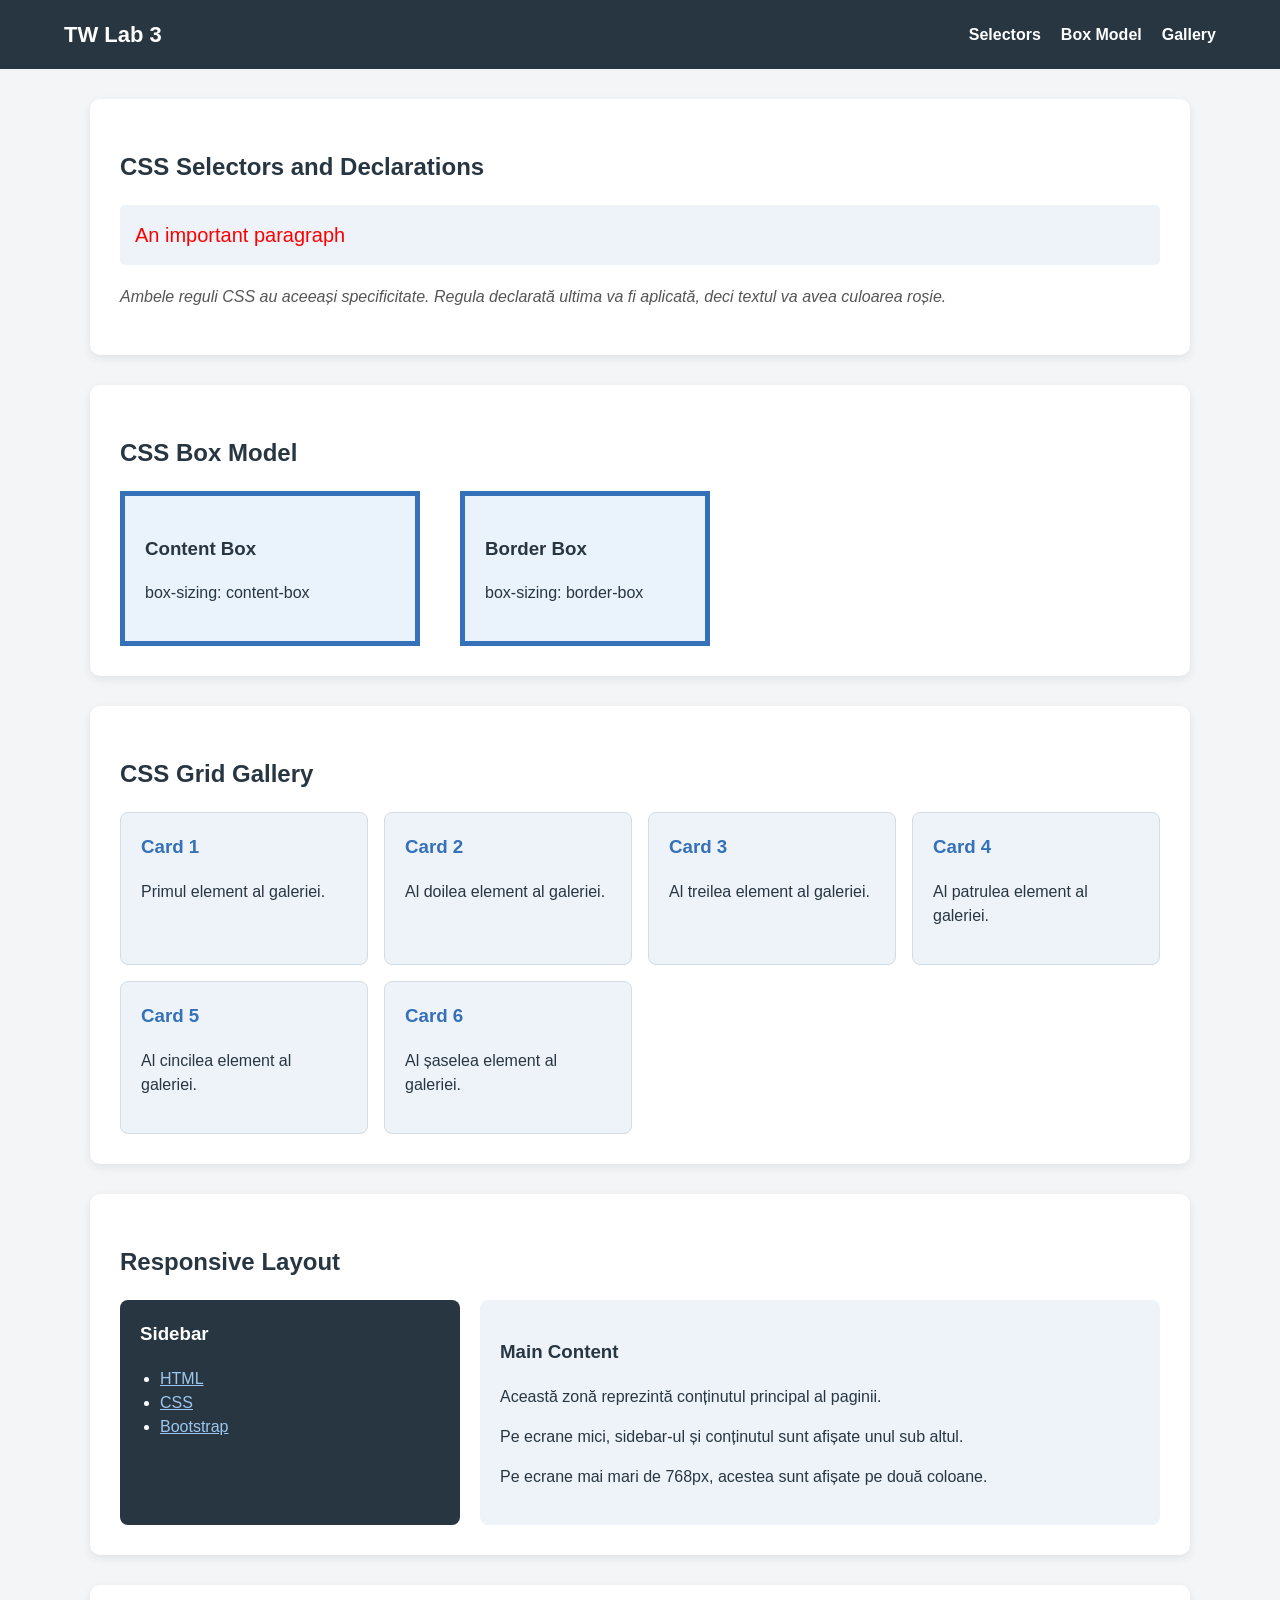
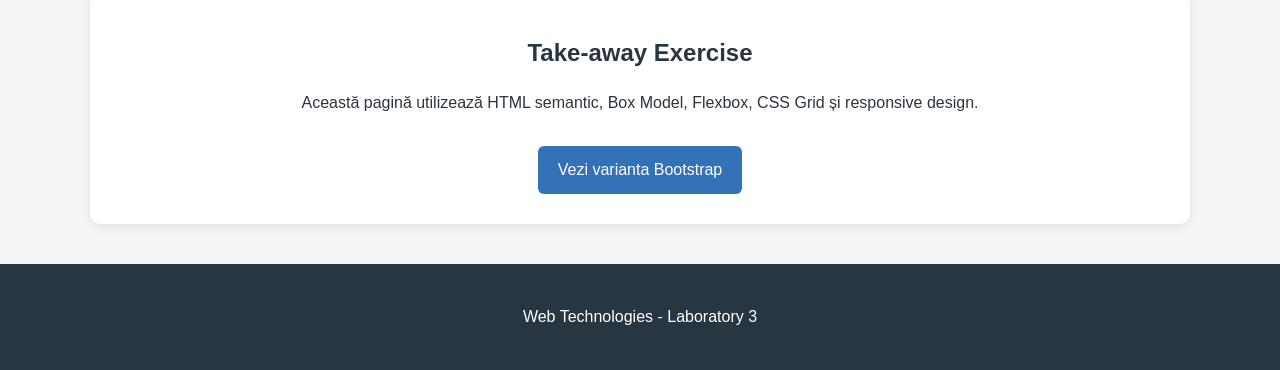
<file: project-lab/lab3/index.html>
<!DOCTYPE html>
<html lang="ro">
<head>
    <meta charset="UTF-8">
    <meta name="viewport" content="width=device-width, initial-scale=1.0">
    <title>Laborator 3 - CSS</title>
    <link rel="stylesheet" href="css/style.css">
</head>
<body>
    <!-- FLEXBOX NAVIGATION -->
    <nav class="navbar">
        <div class="brand">
            TW Lab 3
        </div>
        <div class="nav-links">
            <a href="#selectors">Selectors</a>
            <a href="#box-model">Box Model</a>
            <a href="#gallery">Gallery</a>
        </div>
    </nav>
    <main>
        <!-- STEP 1 -->
        <section id="selectors">
            <h1>CSS Selectors and Declarations</h1>
            <p class="important">
                An important paragraph
            </p>
            <p class="explanation">
                Ambele reguli CSS au aceeași specificitate.
                Regula declarată ultima va fi aplicată,
                deci textul va avea culoarea roșie.
            </p>
        </section>
        <!-- STEP 2 -->
        <section id="box-model">
            <h2>CSS Box Model</h2>
            <div class="box-model-container">
                <div class="card-a">
                    <h3>Content Box</h3>
                    <p>
                        box-sizing: content-box
                    </p>
                </div>
                <div class="card-b">
                    <h3>Border Box</h3>
                    <p>
                        box-sizing: border-box
                    </p>
                </div>
            </div>
        </section>
        <!-- STEP 4 -->
        <section id="gallery">
            <h2>CSS Grid Gallery</h2>
            <div class="gallery">
                <article class="gallery-card">
                    <h3>Card 1</h3>
                    <p>Primul element al galeriei.</p>
                </article>
                <article class="gallery-card">
                    <h3>Card 2</h3>
                    <p>Al doilea element al galeriei.</p>
                </article>
                <article class="gallery-card">
                    <h3>Card 3</h3>
                    <p>Al treilea element al galeriei.</p>
                </article>
                <article class="gallery-card">
                    <h3>Card 4</h3>
                    <p>Al patrulea element al galeriei.</p>
                </article>
                <article class="gallery-card">
                    <h3>Card 5</h3>
                    <p>Al cincilea element al galeriei.</p>
                </article>
                <article class="gallery-card">
                    <h3>Card 6</h3>
                    <p>Al șaselea element al galeriei.</p>
                </article>
            </div>
        </section>
        <!-- STEP 5 -->
        <section>
            <h2>Responsive Layout</h2>
            <div class="layout">
                <aside class="sidebar">
                    <h3>Sidebar</h3>
                    <ul>
                        <li>
                            <a href="#">HTML</a>
                        </li>
                        <li>
                            <a href="#">CSS</a>
                        </li>
                        <li>
                            <a href="#">Bootstrap</a>
                        </li>
                    </ul>
                </aside>
                <div class="content">
                    <h3>Main Content</h3>
                    <p>
                        Această zonă reprezintă conținutul principal
                        al paginii.
                    </p>
                    <p>
                        Pe ecrane mici, sidebar-ul și conținutul sunt
                        afișate unul sub altul.
                    </p>
                    <p>
                        Pe ecrane mai mari de 768px, acestea sunt
                        afișate pe două coloane.
                    </p>
                </div>
            </div>
        </section>
        <!-- STEP 7 OPTIONAL -->
        <section class="intro">
            <h2>Take-away Exercise</h2>
            <p>
                Această pagină utilizează HTML semantic,
                Box Model, Flexbox, CSS Grid și responsive design.
            </p>
            <a class="bootstrap-link"
               href="bootstrap-gallery.html">
                Vezi varianta Bootstrap
            </a>
        </section>
    </main>
    <footer>
        <p>
            Web Technologies - Laboratory 3
        </p>
    </footer>
</body>
</html>
</file>
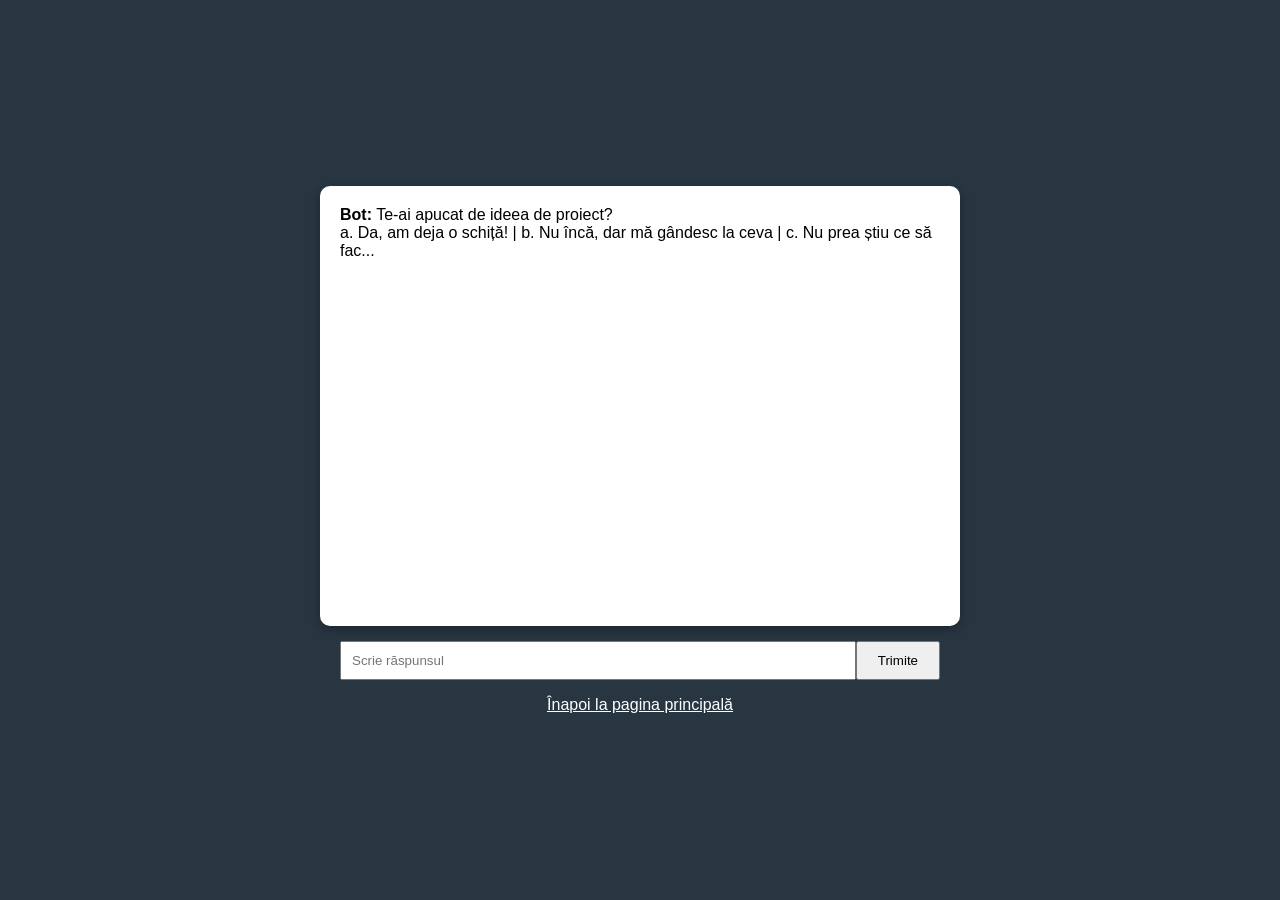
<file: project-lab/HTML/chatbot.html>
<!DOCTYPE html>
<html lang="en">
<head>
    <meta charset="UTF-8">
    <meta name="viewport" content="width=device-width, initial-scale=1.0">
    <title>Chatbot</title>
    <link rel="stylesheet" href="../CSS/chatbot_style.css">
</head>
<body>
    <div class="chat-container" id="chat-container"></div>
    <form id="chat-form">
        <input type="text" id="user-input" placeholder="Scrie răspunsul">
        <button type="submit">Trimite</button>
    </form>
    <a href="home.html" class="home-link">Înapoi la pagina principală</a>
    <script src="../JS/chatbot.js"></script>
</body>
</html>
</file>
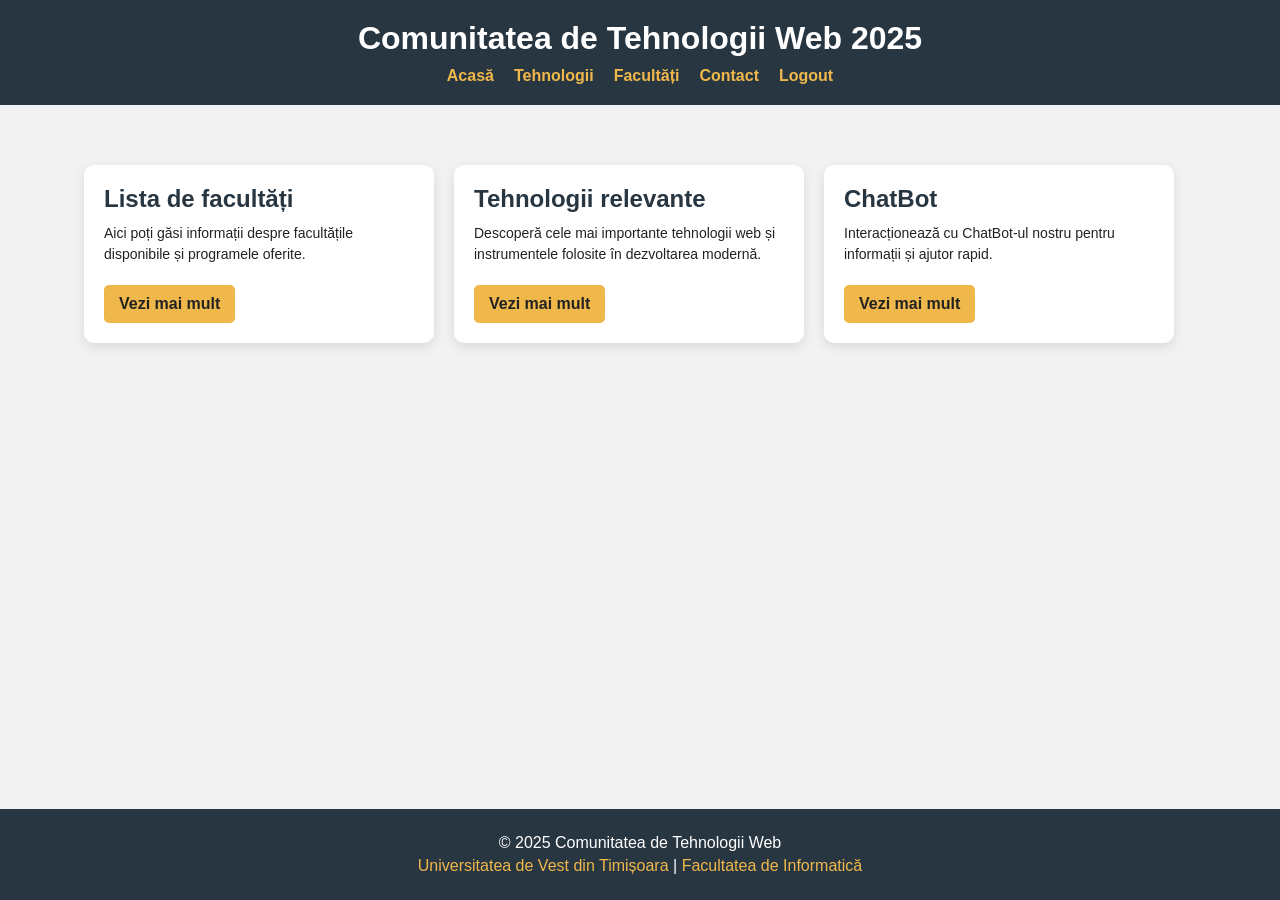
<file: project-lab/HTML/home.html>
<!DOCTYPE html>
<html lang="ro">
<head>
    <meta charset="UTF-8">
    <meta name="viewport"
          content="width=device-width, initial-scale=1.0">
    <title>Home</title>
    <link rel="stylesheet"
          href="../CSS/home_style.css">
</head>
<body>
    <header>
        <div class="container">
            <h1>
                Comunitatea de Tehnologii Web 2025
            </h1>
            <nav>
                <a href="home.html">
                    Acasă
                </a>
                <a href="#">
                    Tehnologii
                </a>
                <a href="#">
                    Facultăți
                </a>
                <a href="#">
                    Contact
                </a>
                <a href="login.html">
                    Logout
                </a>
            </nav>
        </div>
    </header>
    <main class="container">
        <section class="columns">
            <div class="column">
                <h2>
                    Lista de facultăți
                </h2>
                <p>
                    Aici poți găsi informații despre facultățile
                    disponibile și programele oferite.
                </p>
                <a href="#"
                   class="btn">
                    Vezi mai mult
                </a>
            </div>
            <div class="column">
                <h2>
                    Tehnologii relevante
                </h2>
                <p>
                    Descoperă cele mai importante tehnologii web
                    și instrumentele folosite în dezvoltarea modernă.
                </p>
                <a href="#"
                   class="btn">
                    Vezi mai mult
                </a>
            </div>
            <div class="column">
                <h2>
                    ChatBot
                </h2>
                <p>
                    Interacționează cu ChatBot-ul nostru pentru
                    informații și ajutor rapid.
                </p>
                <a href="chatbot.html"
                   class="btn">
                    Vezi mai mult
                </a>
            </div>
        </section>
    </main>
    <footer>
        <div class="container">
            <p>
                &copy; 2025 Comunitatea de Tehnologii Web
            </p>
            <p>
                <a href="#">
                    Universitatea de Vest din Timișoara
                </a>
                |
                <a href="#">
                    Facultatea de Informatică
                </a>
            </p>
        </div>
    </footer>
</body>
</html>
</file>
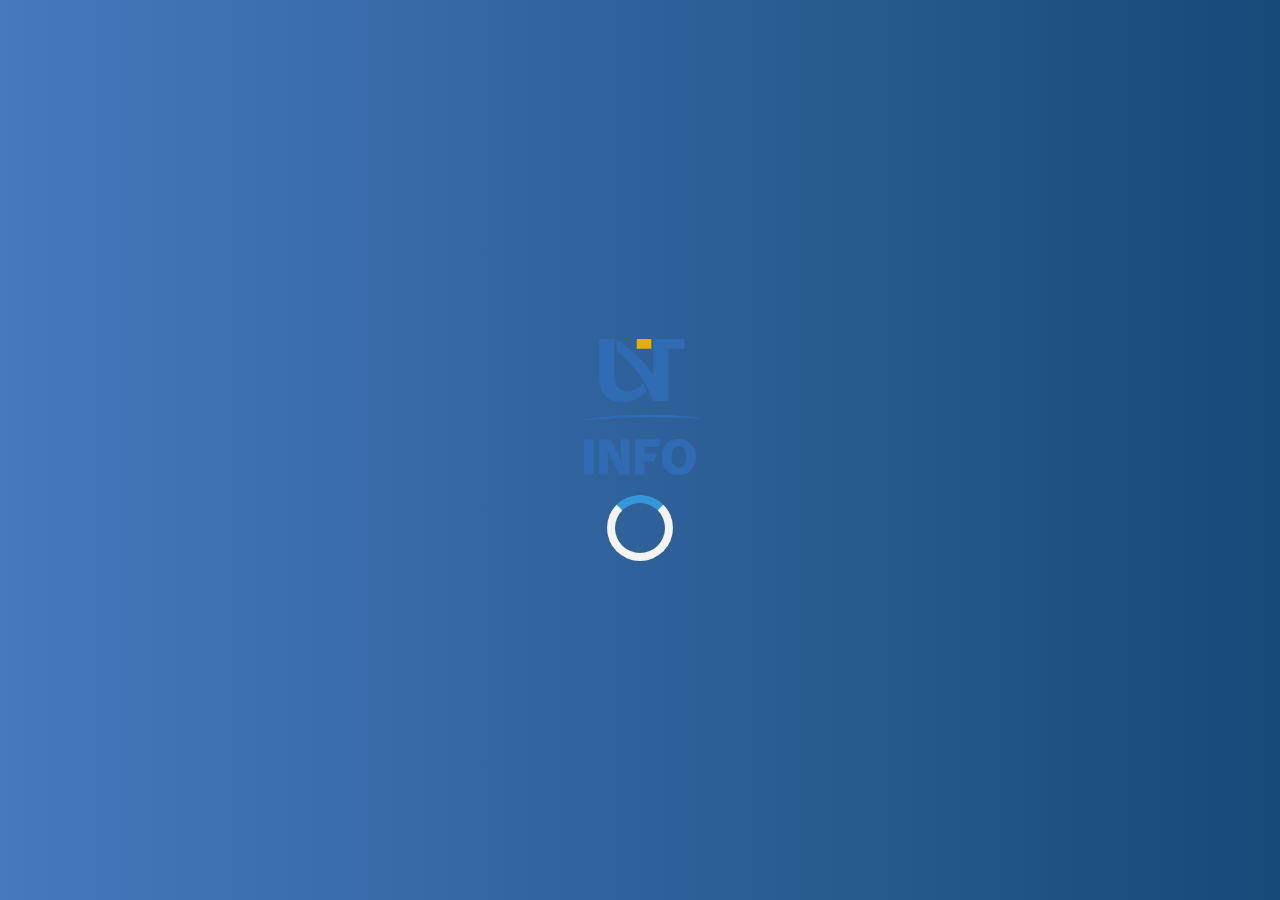
<file: project-lab/HTML/loading.html>
<!DOCTYPE html>
<html lang="en">
<head>
    <meta charset="UTF-8">
    <meta name="viewport" content="width=device-width, initial-scale=1.0">
    <title>Loading</title>
    <meta http-equiv="refresh" content="2;url=login.html">
    <link rel="stylesheet" href="../CSS/style.css">
    <link rel="stylesheet" href="../CSS/loading_style.css">
</head>
<body class="loading-page">
    <div class="loading-container">
        <img src="../MEDIA/logo.png" alt="Logo" class="logo">
        <div class="loader"></div>
    </div>
</body>
</html>
</file>
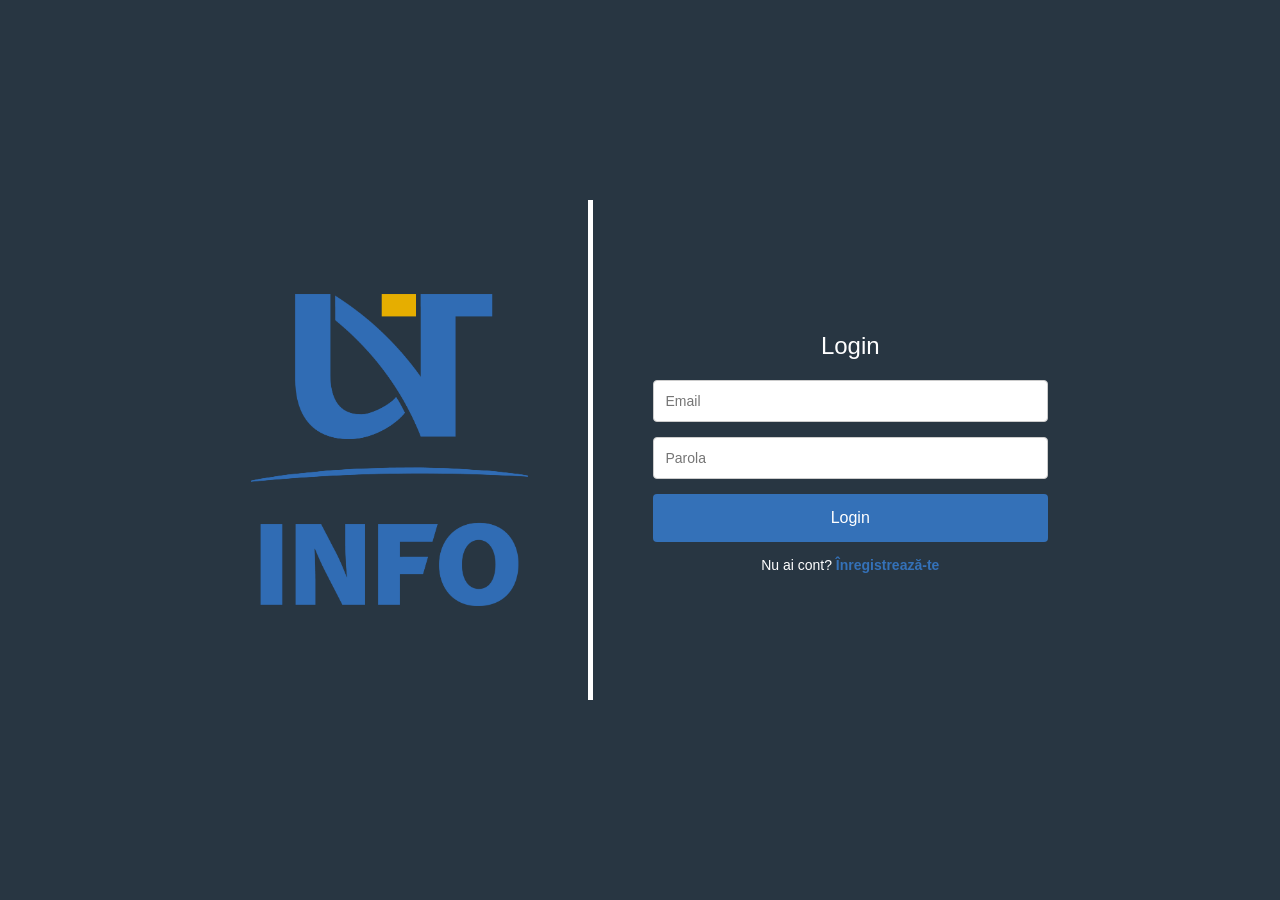
<file: project-lab/HTML/login.html>
<!DOCTYPE html>
<html lang="en">
<head>
    <meta charset="UTF-8">
    <meta name="viewport" content="width=device-width, initial-scale=1.0">
    <title>Login Page</title>
    <link rel="stylesheet" href="../CSS/style.css">
    <link rel="stylesheet" href="../CSS/login_style.css">
</head>
<body class="login-page">
    <div class="login-container">
        <div class="login-image">
            <img src="../MEDIA/logo.png" alt="Imagine login">
        </div>
        <div class="separator"></div>
        <form class="login-form" id="loginForm">
            <h2>Login</h2>
            <input
                type="email"
                id="email"
                placeholder="Email">
            <input
                type="password"
                id="password"
                placeholder="Parola">
            <button type="submit">
                Login
            </button>
            <p class="register-text">
                Nu ai cont?
                <a href="register.html">
                    Înregistrează-te
                </a>
            </p>
        </form>      
    </div>
    <script src="../JS/login.js"></script>
</body>
</html>
</file>
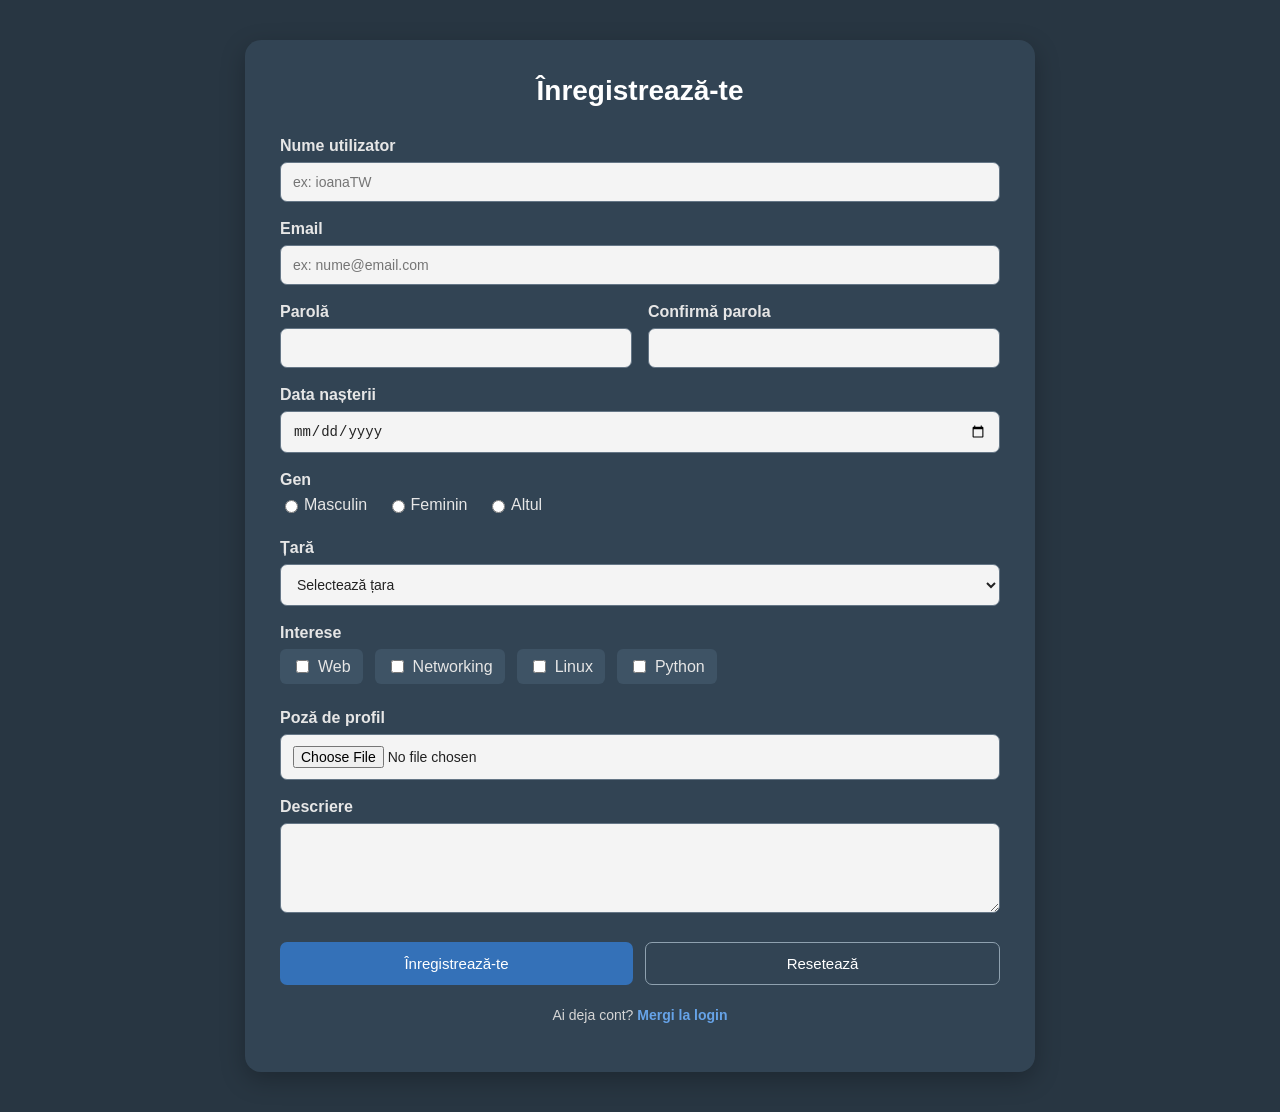
<file: project-lab/HTML/register.html>
<!DOCTYPE html>
<html lang="ro">
<head>
    <meta charset="UTF-8">
    <meta name="viewport"
          content="width=device-width, initial-scale=1.0">
    <title>Înregistrare</title>
    <link rel="stylesheet"
          href="../CSS/register_style.css">
</head>
<body>
    <main class="page">
        <section class="card">
            <h1>Înregistrează-te</h1>
            <form class="register-form"
                  action="#"
                  method="post"
                  enctype="multipart/form-data">
                <div class="row">
                    <label for="username">
                        Nume utilizator
                    </label>
                    <input
                        type="text"
                        id="username"
                        name="username"
                        placeholder="ex: ioanaTW"
                        required>
                </div>
                <div class="row">
                    <label for="email">
                        Email
                    </label>
                    <input
                        type="email"
                        id="email"
                        name="email"
                        placeholder="ex: nume@email.com"
                        required>
                </div>
                <div class="row two-col">
                    <div>
                        <label for="password">
                            Parolă
                        </label>
                        <input
                            type="password"
                            id="password"
                            name="password"
                            required>
                    </div>
                    <div>
                        <label for="confirm_password">
                            Confirmă parola
                        </label>
                        <input
                            type="password"
                            id="confirm_password"
                            name="confirm_password"
                            required>
                    </div>
                </div>
                <div class="row">
                    <label for="birthdate">
                        Data nașterii
                    </label>
                    <input
                        type="date"
                        id="birthdate"
                        name="birthdate">
                </div>
                <div class="row">
                    <label>Gen</label>
                    <label>
                        <input
                            type="radio"
                            name="gender"
                            value="male">
                        Masculin
                    </label>
                    <label>
                        <input
                            type="radio"
                            name="gender"
                            value="female">
                        Feminin
                    </label>
                    <label>
                        <input
                            type="radio"
                            name="gender"
                            value="other">
                        Altul
                    </label>
                </div>
                <div class="row">
                    <label for="country">
                        Țară
                    </label>
                    <select
                        id="country"
                        name="country">
                        <option value="">
                            Selectează țara
                        </option>
                        <option value="romania">
                            România
                        </option>
                        <option value="germany">
                            Germania
                        </option>
                        <option value="france">
                            Franța
                        </option>
                        <option value="italy">
                            Italia
                        </option>
                    </select>
                </div>
                <div class="row">
                    <label>Interese</label>
                    <div class="checkbox-grid">
                        <label>
                            <input
                                type="checkbox"
                                name="interests"
                                value="web">
                            Web
                        </label>
                        <label>
                            <input
                                type="checkbox"
                                name="interests"
                                value="networking">
                            Networking
                        </label>
                        <label>
                            <input
                                type="checkbox"
                                name="interests"
                                value="linux">
                            Linux
                        </label>
                        <label>
                            <input
                                type="checkbox"
                                name="interests"
                                value="python">
                            Python
                        </label>
                    </div>
                </div>
                <div class="row">
                    <label for="profile_picture">
                        Poză de profil
                    </label>
                    <input
                        type="file"
                        id="profile_picture"
                        name="profile_picture">
                </div>
                <div class="row">
                    <label for="description">
                        Descriere
                    </label>
                    <textarea
                        id="description"
                        name="description"
                        rows="4"
                        placeholder="Spune câteva lucruri despre tine">
                    </textarea>
                </div>
                <div class="actions">
                    <button
                        type="submit"
                        class="btn primary">
                        Înregistrează-te
                    </button>
                    <button
                        type="reset"
                        class="btn ghost">
                        Resetează
                    </button>
                </div>
                <p class="login-link">
                    Ai deja cont?
                    <a href="login.html">
                        Mergi la login
                    </a>
                </p>
            </form>
        </section>
    </main>
</body>
</html>
</file>
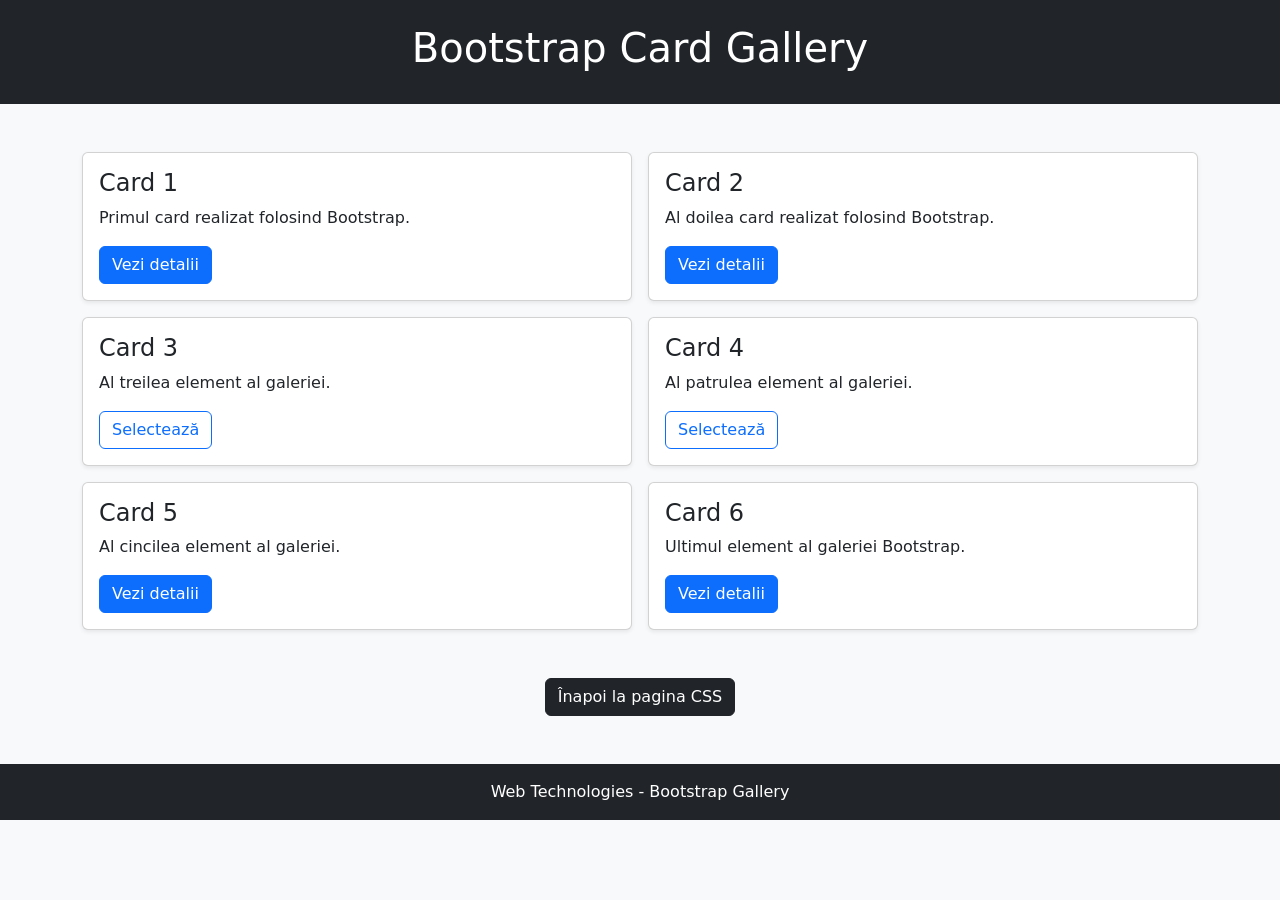
<file: project-lab/lab3/bootstrap-gallery.html>
<!DOCTYPE html>
<html lang="ro">
<head>
    <meta charset="UTF-8">
    <meta name="viewport"
          content="width=device-width, initial-scale=1.0">
    <title>Bootstrap Gallery</title>
    <link
        href="https://cdn.jsdelivr.net/npm/bootstrap@5.3.8/dist/css/bootstrap.min.css"
        rel="stylesheet">
</head>
<body class="bg-light">
    <header class="bg-dark text-white py-4">
        <div class="container">
            <h1 class="text-center">
                Bootstrap Card Gallery
            </h1>
        </div>
    </header>
    <main class="container my-5">
        <div class="row g-3">
            <div class="col-12 col-md-6">
                <div class="card h-100 shadow-sm">
                    <div class="card-body">
                        <h2 class="card-title h4">
                            Card 1
                        </h2>
                        <p class="card-text">
                            Primul card realizat folosind Bootstrap.
                        </p>
                        <a href="#"
                           class="btn btn-primary"
                           aria-label="Vezi detalii despre Card 1">
                            Vezi detalii
                        </a>
                    </div>
                </div>
            </div>
            <div class="col-12 col-md-6">
                <div class="card h-100 shadow-sm">
                    <div class="card-body">
                        <h2 class="card-title h4">
                            Card 2
                        </h2>
                        <p class="card-text">
                            Al doilea card realizat folosind Bootstrap.
                        </p>
                        <a href="#"
                           class="btn btn-primary"
                           aria-label="Vezi detalii despre Card 2">
                            Vezi detalii
                        </a>
                    </div>
                </div>
            </div>
            <div class="col-12 col-md-6">
                <div class="card h-100 shadow-sm">
                    <div class="card-body">
                        <h2 class="card-title h4">
                            Card 3
                        </h2>
                        <p class="card-text">
                            Al treilea element al galeriei.
                        </p>
                        <button
                            type="button"
                            class="btn btn-outline-primary"
                            aria-label="Selectează Card 3">
                            Selectează
                        </button>
                    </div>
                </div>
            </div>
            <div class="col-12 col-md-6">
                <div class="card h-100 shadow-sm">
                    <div class="card-body">
                        <h2 class="card-title h4">
                            Card 4
                        </h2>
                        <p class="card-text">
                            Al patrulea element al galeriei.
                        </p>
                        <button
                            type="button"
                            class="btn btn-outline-primary"
                            aria-label="Selectează Card 4">
                            Selectează
                        </button>
                    </div>
                </div>
            </div>
            <div class="col-12 col-md-6">
                <div class="card h-100 shadow-sm">
                    <div class="card-body">
                        <h2 class="card-title h4">
                            Card 5
                        </h2>
                        <p class="card-text">
                            Al cincilea element al galeriei.
                        </p>
                        <a href="#"
                           class="btn btn-primary">
                            Vezi detalii
                        </a>
                    </div>
                </div>
            </div>
            <div class="col-12 col-md-6">
                <div class="card h-100 shadow-sm">
                    <div class="card-body">
                        <h2 class="card-title h4">
                            Card 6
                        </h2>
                        <p class="card-text">
                            Ultimul element al galeriei Bootstrap.
                        </p>
                        <a href="#"
                           class="btn btn-primary">
                            Vezi detalii
                        </a>
                    </div>
                </div>
            </div>
        </div>
        <div class="text-center mt-5">
            <a href="index.html"
               class="btn btn-dark">
                Înapoi la pagina CSS
            </a>
        </div>
    </main>
    <footer class="bg-dark text-white text-center py-3">
        Web Technologies - Bootstrap Gallery
    </footer>
</body>
</html>
</file>
<file: project-lab/lab3/css/style.css>
/* GENERAL */
* {
    box-sizing: border-box;
}
html {
    scroll-behavior: smooth;
}
body {
    margin: 0;
    font-family: Arial, sans-serif;
    background-color: #f3f5f7;
    color: #283642;
    line-height: 1.5;
}
main {
    width: 90%;
    max-width: 1100px;
    margin: 0 auto;
}
section {
    background-color: white;
    margin: 30px 0;
    padding: 30px;
    border-radius: 10px;
    box-shadow: 0 3px 10px rgba(0, 0, 0, 0.08);
}
h1,
h2 {
    color: #283642;
}
/* STEP 1 - CSS SELECTORS */
.important {
    color: blue;
    font-size: 20px;
    padding: 15px;
    background-color: #edf3f8;
    border-radius: 5px;
}
/*
    Această regulă apare după cea de mai sus.
    Specificitatea este aceeași, deci această
    declarație pentru color câștigă.
*/
.important {
    color: red;
}
.explanation {
    color: #555;
    font-style: italic;
}
/* STEP 2 - BOX MODEL */
.box-model-container {
    display: flex;
    flex-wrap: wrap;
    gap: 40px;
    margin-top: 20px;
}
.card-a,
.card-b {
    width: 250px;
    padding: 20px;
    border: 5px solid #3471B8;
    background-color: #eaf2fb;
}
.card-a {
    box-sizing: content-box;
}
.card-b {
    box-sizing: border-box;
}
/* STEP 3 - FLEXBOX NAVIGATION */
.navbar {
    display: flex;
    justify-content: space-between;
    align-items: center;
    gap: 1rem;
    padding: 18px 5%;
    background-color: #283642;
    color: white;
}
.brand {
    font-size: 22px;
    font-weight: bold;
}
.nav-links {
    display: flex;
    gap: 20px;
}
.nav-links a {
    color: white;
    text-decoration: none;
    font-weight: bold;
}
.nav-links a:hover {
    color: #66a3e8;
}
/* STEP 4 - CSS GRID */
.gallery {
    display: grid;
    grid-template-columns:
        repeat(
            auto-fit,
            minmax(min(100%, 240px), 1fr)
        );
    gap: 1rem;
    margin-top: 20px;
}
.gallery-card {
    padding: 20px;
    background-color: #edf3f8;
    border-radius: 8px;
    border: 1px solid #d3dde6;
    min-height: 150px;
    transition: transform 0.2s;
}
.gallery-card:hover {
    transform: translateY(-4px);
}
.gallery-card h3 {
    margin-top: 0;
    color: #3471B8;
}
/* STEP 5 - RESPONSIVE SIDEBAR */
.layout {
    display: grid;
    grid-template-columns: 1fr;
    gap: 20px;
    margin-top: 20px;
}
.sidebar {
    padding: 20px;
    background-color: #283642;
    color: white;
    border-radius: 8px;
}
.sidebar h3 {
    margin-top: 0;
}
.sidebar ul {
    padding-left: 20px;
}
.sidebar a {
    color: #9cc7ef;
}
.content {
    padding: 20px;
    background-color: #edf3f8;
    border-radius: 8px;
}
/* OPTIONAL SECTION */
.intro {
    text-align: center;
}
.bootstrap-link {
    display: inline-block;
    margin-top: 15px;
    padding: 12px 20px;
    background-color: #3471B8;
    color: white;
    text-decoration: none;
    border-radius: 6px;
}
.bootstrap-link:hover {
    background-color: #285c98;
}
/* FOOTER */
footer {
    margin-top: 40px;
    padding: 25px;
    text-align: center;
    background-color: #283642;
    color: white;
}
/* RESPONSIVE */
@media (min-width: 768px) {
    .layout {
        grid-template-columns: 1fr 2fr;
    }
}
@media (max-width: 600px) {
    .navbar {
        flex-direction: column;
        align-items: flex-start;
    }
    .nav-links {
        flex-direction: column;
        width: 100%;
        gap: 10px;
    }
    section {
        padding: 20px;
    }
    .box-model-container {
        flex-direction: column;
    }
}
</file>
<file: project-lab/CSS/chatbot_style.css>
body {
    background-color: #283642;
    display: flex;
    justify-content: center;
    align-items: center;
    height: 100vh;
    margin: 0;
    flex-direction: column;
    font-family: Arial, sans-serif;
}
.chat-container {
    max-width: 600px;
    width: 80%;
    height: 400px;
    padding: 20px;
    background-color: white;
    border-radius: 10px;
    box-shadow: 0 4px 10px rgba(0, 0, 0, 0.3);
    margin-bottom: 15px;
    overflow-y: auto;
}
.message {
    margin-bottom: 15px;
}
#chat-form {
    display: flex;
    width: 80%;
    max-width: 600px;
}
#user-input {
    flex: 1;
    padding: 10px;
}
#chat-form button {
    padding: 10px 20px;
    cursor: pointer;
}

.home-link {
    margin-top: 16px;
    color: white;
}
</file>
<file: project-lab/CSS/home_style.css>
* {
    box-sizing: border-box;
    margin: 0;
    padding: 0;
}
html,
body {
    height: 100%;
}
body {
    display: flex;
    flex-direction: column;
    background-color: #f2f2f2;
    font-family: Arial, sans-serif;
    color: #222;
}
.container {
    width: 90%;
    max-width: 1200px;
    margin: 0 auto;
}
main {
    width: 1100px;
    margin: 0 auto;
    flex: 1;
    padding: 20px;
}
header {
    background-color: #283642;
    color: white;
    padding: 20px 0;
    text-align: center;
}
header h1 {
    margin-bottom: 10px;
}
header nav {
    display: flex;
    justify-content: center;
    gap: 20px;
}
header nav a {
    color: #f0b84b;
    text-decoration: none;
    font-weight: bold;
}
header nav a:hover {
    color: white;
}
.columns {
    display: flex;
    gap: 20px;
    margin: 40px 0;
    flex-wrap: wrap;
}
.column {
    background-color: #fff;
    padding: 20px;
    border-radius: 10px;
    width: 350px;
    box-shadow: 0 4px 12px rgba(0, 0, 0, 0.1);
}
.column h2 {
    margin-bottom: 10px;
    color: #283642;
}
.column p {
    margin-bottom: 20px;
    font-size: 14px;
    line-height: 1.5;
}
.btn {
    display: inline-block;
    padding: 10px 15px;
    border-radius: 5px;
    background-color: #f0b84b;
    color: #222;
    text-decoration: none;
    font-weight: bold;
}
.btn:hover {
    background-color: #d89e32;
}
footer {
    background-color: #283642;
    color: white;
    text-align: center;
    padding: 20px;
}
footer p {
    margin: 5px 0;
}
footer a {
    color: #f0b84b;
    text-decoration: none;
}
footer a:hover {
    color: white;
}
</file>
<file: project-lab/CSS/style.css>
body {
    margin: 0;
    padding: 0;
    display: flex;
    justify-content: center;
    align-items: center;
    height: 100vh;
    font-family: Arial, sans-serif;
}
</file>
<file: project-lab/CSS/loading_style.css>
.loading-page {
    background: linear-gradient(
        90deg,
        #4679bd,
        #174a77
    );
}
.loading-container {
    display: flex;
    flex-direction: column;
    align-items: center;
}
.logo {
    width: 120px;
    height: auto;
    margin-bottom: 20px;
}
.loader {
    border: 8px solid #f3f3f3;
    border-top: 8px solid #3498db;
    border-radius: 50%;
    width: 50px;
    height: 50px;
    animation: spin 2s linear infinite;
}
@keyframes spin {
    0% {
        transform: rotate(0deg);
    }
    100% {
        transform: rotate(360deg);
    }
}
</file>
<file: project-lab/CSS/login_style.css>
.login-page {
    background-color: #283642;
}
.login-container {
    display: flex;
    width: 70%;
    max-width: 1000px;
    height: 500px;
    min-height: 400px;
}
.login-image {
    flex: 1;
    display: flex;
    justify-content: center;
    align-items: center;
    overflow: hidden;
}
.login-image img {
    width: 70%;
    height: 70%;
    object-fit: contain;
}
.separator {
    width: 5px;
    background-color: white;
}
.login-form {
    flex: 1;
    display: flex;
    flex-direction: column;
    justify-content: center;
    margin-left: 20px;
    padding: 40px;
    color: white;
}
.login-form h2 {
    margin-bottom: 20px;
    text-align: center;
    font-weight: normal;
}
.login-form input {
    padding: 12px;
    margin-bottom: 15px;
    border: 1px solid #ccc;
    border-radius: 4px;
    font-size: 14px;
}
input:focus {
    outline: 1px solid blue;
}
input:hover {
    transform: scale(1.02);
    transition: all 0.1s ease-in-out;
}
.login-form button {
    padding: 15px;
    background-color: #3471B8;
    border: none;
    border-radius: 4px;
    color: white;
    font-size: 16px;
    cursor: pointer;
    transition: background 0.3s;
}
.login-form button:hover {
    background-color: #024A76;
}
.register-text {
    margin-top: 15px;
    text-align: center;
    font-size: 14px;
    color: white;
}
.register-text a {
    color: #3471B8;
    text-decoration: none;
    font-weight: bold;
    transition: color 0.3s;
}
.register-text a:hover {
    color: #024A76;
}
</file>
<file: project-lab/CSS/register_style.css>
html,
body {
    margin: 0;
    min-height: 100%;
    background-color: #283642;
    color: white;
    font-family: Arial, sans-serif;
}
body {
    min-height: 100vh;
}
.page {
    min-height: 100vh;
    display: flex;
    justify-content: center;
    align-items: center;
    padding: 40px 20px;
    box-sizing: border-box;
}
.card {
    width: 100%;
    max-width: 720px;
    background-color: #324454;
    padding: 35px;
    border-radius: 16px;
    box-shadow: 0 8px 25px rgba(0, 0, 0, 0.25);
}
h1 {
    text-align: center;
    margin-top: 0;
    margin-bottom: 30px;
    color: white;
    font-size: 28px;
}
.row {
    margin-bottom: 18px;
    text-align: left;
}
.row label {
    display: block;
    margin-bottom: 7px;
    font-weight: bold;
    color: #e6e6e6;
}
input,
select,
textarea {
    width: 100%;
    padding: 11px 12px;
    border-radius: 7px;
    border: 1px solid #657686;
    background-color: #f4f4f4;
    color: #222;
    font-size: 14px;
    box-sizing: border-box;
}
input:focus,
select:focus,
textarea:focus {
    outline: none;
    border-color: #3471B8;
    box-shadow: 0 0 0 2px rgba(52, 113, 184, 0.2);
}
.two-col {
    display: flex;
    gap: 16px;
}
.two-col > div {
    flex: 1;
}
.checkbox-grid {
    display: flex;
    flex-wrap: wrap;
    gap: 12px;
}
.checkbox-grid label {
    display: flex;
    align-items: center;
    gap: 6px;
    font-weight: normal;
    background-color: #3e5365;
    padding: 8px 12px;
    border-radius: 6px;
}
.checkbox-grid input {
    width: auto;
}
.row input[type="radio"] {
    width: auto;
    margin-right: 6px;
}
.row label:has(input[type="radio"]) {
    display: inline-flex;
    align-items: center;
    margin-right: 15px;
    font-weight: normal;
}
textarea {
    resize: vertical;
    min-height: 90px;
}
.actions {
    display: flex;
    gap: 12px;
    margin-top: 25px;
}
.btn {
    flex: 1;
    padding: 12px;
    border-radius: 7px;
    border: none;
    font-size: 15px;
    cursor: pointer;
    transition: 0.2s;
}
.btn.primary {
    background-color: #3471B8;
    color: white;
}
.btn.primary:hover {
    background-color: #285d99;
}
.btn.ghost {
    background-color: transparent;
    color: white;
    border: 1px solid #8fa1af;
}
.btn.ghost:hover {
    background-color: #3e5365;
}
.login-link {
    margin-top: 22px;
    text-align: center;
    font-size: 14px;
    color: #d6d6d6;
}
.login-link a {
    color: #66a3e8;
    text-decoration: none;
    font-weight: bold;
}
.login-link a:hover {
    text-decoration: underline;
}
@media (max-width: 650px) {
    .card {
        padding: 25px 20px;
    }
    .two-col {
        flex-direction: column;
        gap: 0;
    }
    .actions {
        flex-direction: column;
    }
}
</file>
